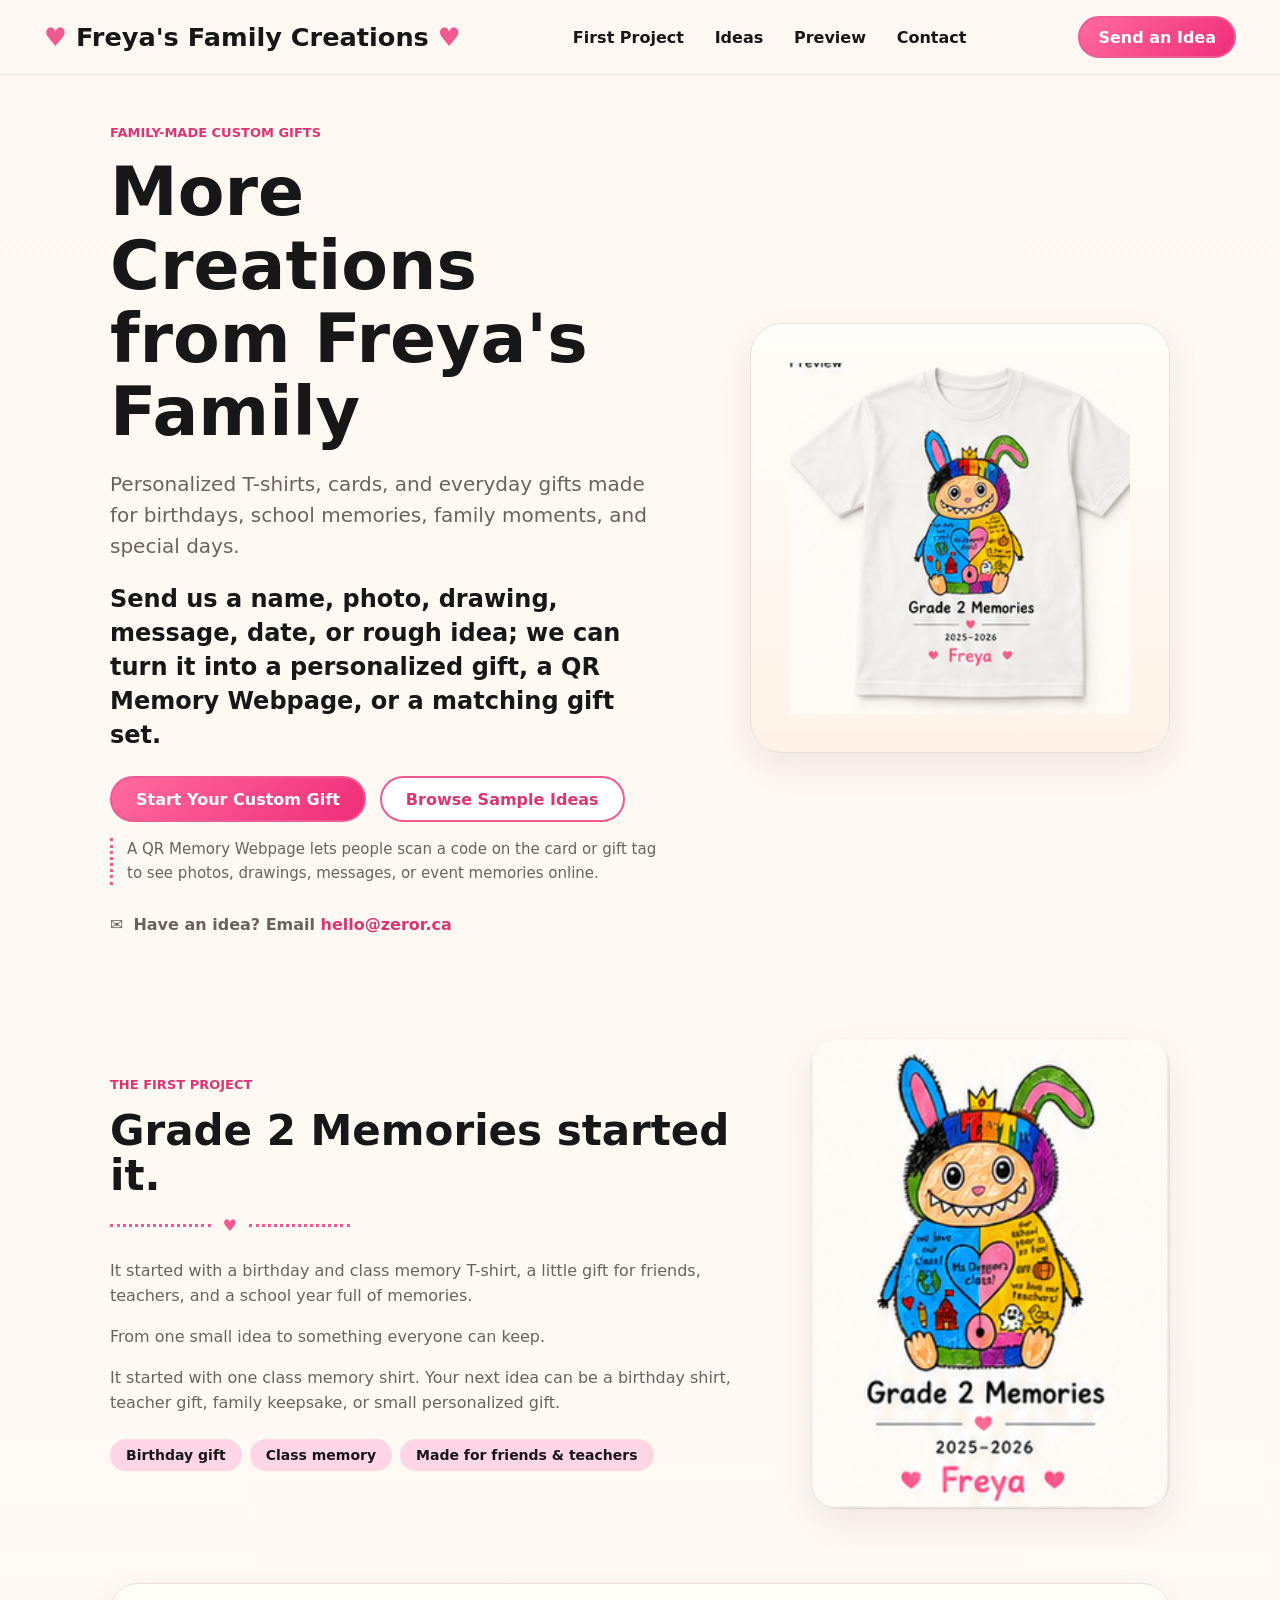
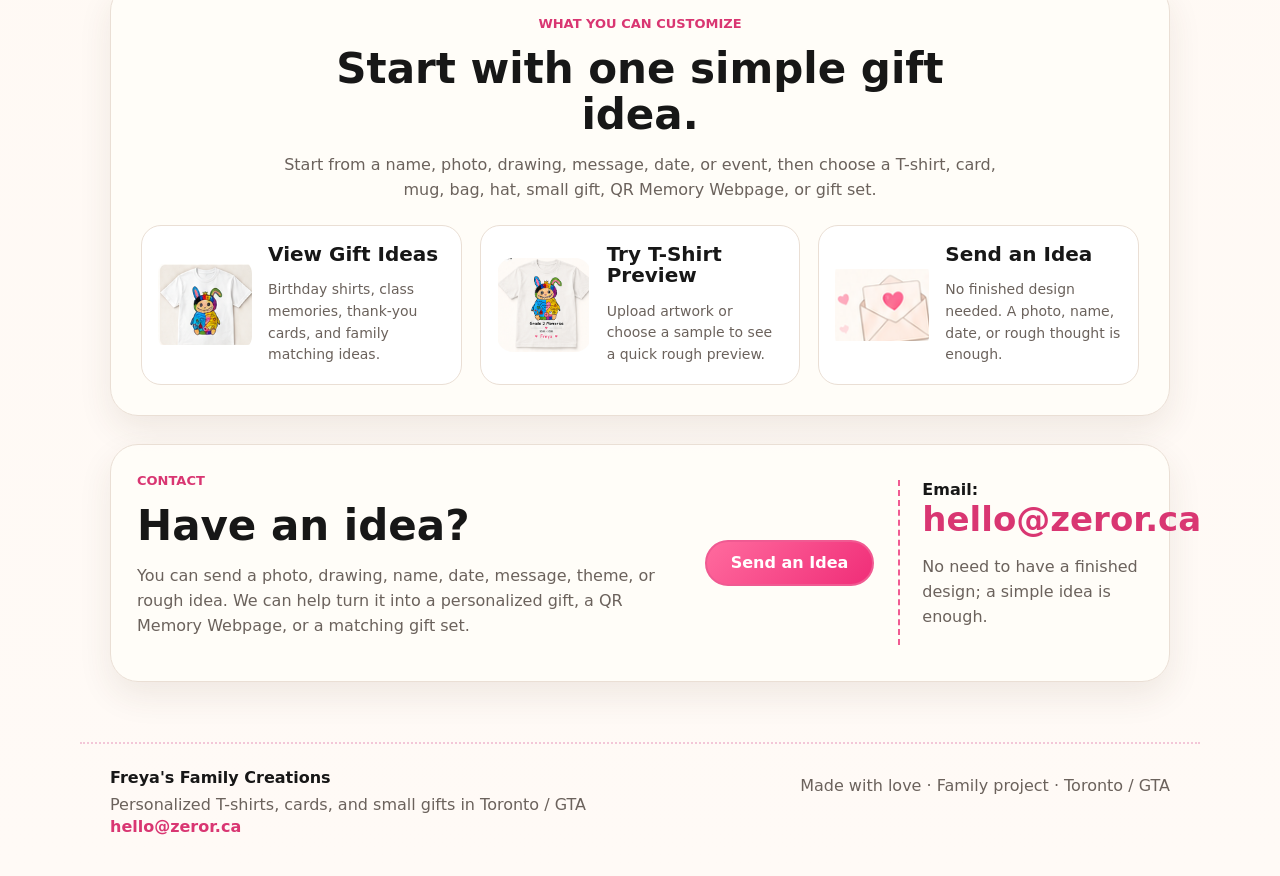
<file: index.html>
﻿<!doctype html>
<html lang="en">
  <head>
    <meta charset="utf-8" />
    <meta name="robots" content="noindex, nofollow" />
    <meta name="viewport" content="width=device-width, initial-scale=1" />
    <title>Family Creations — T-shirt Studio</title>
    <link rel="stylesheet" href="styles.css" />
  </head>
  <body>
    <header class="topbar">
      <a class="brand" href="index.html"><span></span>Freya's Family Creations<span></span></a>
      <nav class="nav" aria-label="Main navigation">
        <a href="#first-project">First Project</a>
        <a href="ideas.html">Ideas</a>
        <a href="preview.html">Preview</a>
        <a href="#contact">Contact</a>
      </nav>
      <a class="button primary small" href="mailto:hello@zeror.ca?subject=Custom%20Gift%20Idea&amp;body=Hi%2C%0A%0AI%20have%20an%20idea%20for%3A%0A-%20T-shirt%20%2F%20card%20%2F%20bag%20%2F%20mug%20%2F%20hat%20%2F%20gift%3A%0A-%20Name%20or%20text%3A%0A-%20Photo%20or%20drawing%3A%0A-%20Date%20or%20event%3A%0A-%20Quantity%3A%0A-%20Size%20or%20product%20details%3A%0A-%20Deadline%3A%0A-%20Do%20you%20want%20a%20QR%20Memory%20Webpage%3F%3A%0A-%20Do%20you%20want%20a%20matching%20gift%20set%3F%3A%0A-%20Notes%3A%0A%0AThank%20you!">Send an Idea</a>
    </header>

    <main>
      <section class="home-hero">
        <div class="hero-copy">
          <p class="eyebrow">Family-made custom gifts</p>
          <h1>More Creations<br />from Freya's Family</h1>
          <p class="lead">Personalized T-shirts, cards, and everyday gifts made for birthdays, school memories, family moments, and special days.</p>
          <p class="hero-direct">Send us a name, photo, drawing, message, date, or rough idea; we can turn it into a personalized gift, a QR Memory Webpage, or a matching gift set.</p>
          <div class="action-row">
            <a class="button primary" href="mailto:hello@zeror.ca?subject=Custom%20Gift%20Idea&amp;body=Hi%2C%0A%0AI%20have%20an%20idea%20for%3A%0A-%20T-shirt%20%2F%20card%20%2F%20bag%20%2F%20mug%20%2F%20hat%20%2F%20gift%3A%0A-%20Name%20or%20text%3A%0A-%20Photo%20or%20drawing%3A%0A-%20Date%20or%20event%3A%0A-%20Quantity%3A%0A-%20Size%20or%20product%20details%3A%0A-%20Deadline%3A%0A-%20Do%20you%20want%20a%20QR%20Memory%20Webpage%3F%3A%0A-%20Do%20you%20want%20a%20matching%20gift%20set%3F%3A%0A-%20Notes%3A%0A%0AThank%20you!">Start Your Custom Gift</a>
            <a class="button secondary" href="ideas.html#sample-ideas">Browse Sample Ideas</a>
          </div>
          <p class="hero-note">A QR Memory Webpage lets people scan a code on the card or gift tag to see photos, drawings, messages, or event memories online.</p>
          <p class="quiet-contact">Have an idea? Email <a href="mailto:hello@zeror.ca">hello@zeror.ca</a></p>
        </div>
        <div class="hero-product" aria-label="Featured Grade 2 Memories T-shirt">
          <img src="assets/ui-slices/preview-shirt.png" alt="Grade 2 Memories T-shirt preview" />
        </div>
      </section>

      <section class="first-project" id="first-project">
        <div class="story-copy">
          <p class="eyebrow">The First Project</p>
          <h2>Grade 2 Memories started it.</h2>
          <div class="divider"><span></span></div>
          <p>It started with a birthday and class memory T-shirt, a little gift for friends, teachers, and a school year full of memories.</p>
          <p>From one small idea to something everyone can keep.</p>
          <p>It started with one class memory shirt. Your next idea can be a birthday shirt, teacher gift, family keepsake, or small personalized gift.</p>
          <div class="pill-row small">
            <span>Birthday gift</span>
            <span>Class memory</span>
            <span>Made for friends & teachers</span>
          </div>
        </div>
        <img class="project-card" src="assets/ui-slices/first-project-card.png" alt="Grade 2 Memories project card" />
      </section>

      <section class="next-steps" aria-labelledby="next-title">
        <div class="section-intro centered">
          <p class="eyebrow">What You Can Customize</p>
          <h2 id="next-title">Start with one simple gift idea.</h2>
          <p>Start from a name, photo, drawing, message, date, or event, then choose a T-shirt, card, mug, bag, hat, small gift, QR Memory Webpage, or gift set.</p>
        </div>
        <div class="route-grid">
          <a class="route-card" href="ideas.html">
            <img src="assets/ui-slices/sample-class.png" alt="" />
            <div>
              <h3>View Gift Ideas</h3>
              <p>Birthday shirts, class memories, thank-you cards, and family matching ideas.</p>
            </div>
          </a>
          <a class="route-card" href="preview.html">
            <img src="assets/ui-slices/preview-shirt.png" alt="" />
            <div>
              <h3>Try T-Shirt Preview</h3>
              <p>Upload artwork or choose a sample to see a quick rough preview.</p>
            </div>
          </a>
          <a class="route-card" href="mailto:hello@zeror.ca?subject=Custom%20Gift%20Idea&amp;body=Hi%2C%0A%0AI%20have%20an%20idea%20for%3A%0A-%20T-shirt%20%2F%20card%20%2F%20bag%20%2F%20mug%20%2F%20hat%20%2F%20gift%3A%0A-%20Name%20or%20text%3A%0A-%20Photo%20or%20drawing%3A%0A-%20Date%20or%20event%3A%0A-%20Quantity%3A%0A-%20Size%20or%20product%20details%3A%0A-%20Deadline%3A%0A-%20Do%20you%20want%20a%20QR%20Memory%20Webpage%3F%3A%0A-%20Do%20you%20want%20a%20matching%20gift%20set%3F%3A%0A-%20Notes%3A%0A%0AThank%20you!">
            <img src="assets/ui-slices/contact-envelope.png" alt="" />
            <div>
              <h3>Send an Idea</h3>
              <p>No finished design needed. A photo, name, date, or rough thought is enough.</p>
            </div>
          </a>
        </div>
      </section>

      <section class="contact-strip" id="contact">
        <div>
          <p class="eyebrow">Contact</p>
          <h2>Have an idea?</h2>
          <p>You can send a photo, drawing, name, date, message, theme, or rough idea. We can help turn it into a personalized gift, a QR Memory Webpage, or a matching gift set.</p>
        </div>
        <a class="button primary" href="mailto:hello@zeror.ca?subject=Custom%20Gift%20Idea&amp;body=Hi%2C%0A%0AI%20have%20an%20idea%20for%3A%0A-%20T-shirt%20%2F%20card%20%2F%20bag%20%2F%20mug%20%2F%20hat%20%2F%20gift%3A%0A-%20Name%20or%20text%3A%0A-%20Photo%20or%20drawing%3A%0A-%20Date%20or%20event%3A%0A-%20Quantity%3A%0A-%20Size%20or%20product%20details%3A%0A-%20Deadline%3A%0A-%20Do%20you%20want%20a%20QR%20Memory%20Webpage%3F%3A%0A-%20Do%20you%20want%20a%20matching%20gift%20set%3F%3A%0A-%20Notes%3A%0A%0AThank%20you!">Send an Idea</a>
        <div class="email-block">
          <span>Email:</span>
          <a href="mailto:hello@zeror.ca">hello@zeror.ca</a>
          <p>No need to have a finished design; a simple idea is enough.</p>
        </div>
      </section>
    </main>

    <footer>
      <div>
        <b>Freya's Family Creations</b>
        <p>Personalized T-shirts, cards, and small gifts in Toronto / GTA</p>
        <a href="mailto:hello@zeror.ca">hello@zeror.ca</a>
      </div>
      <p>Made with love &middot; Family project &middot; Toronto / GTA</p>
    </footer>
  </body>
</html>
</file>
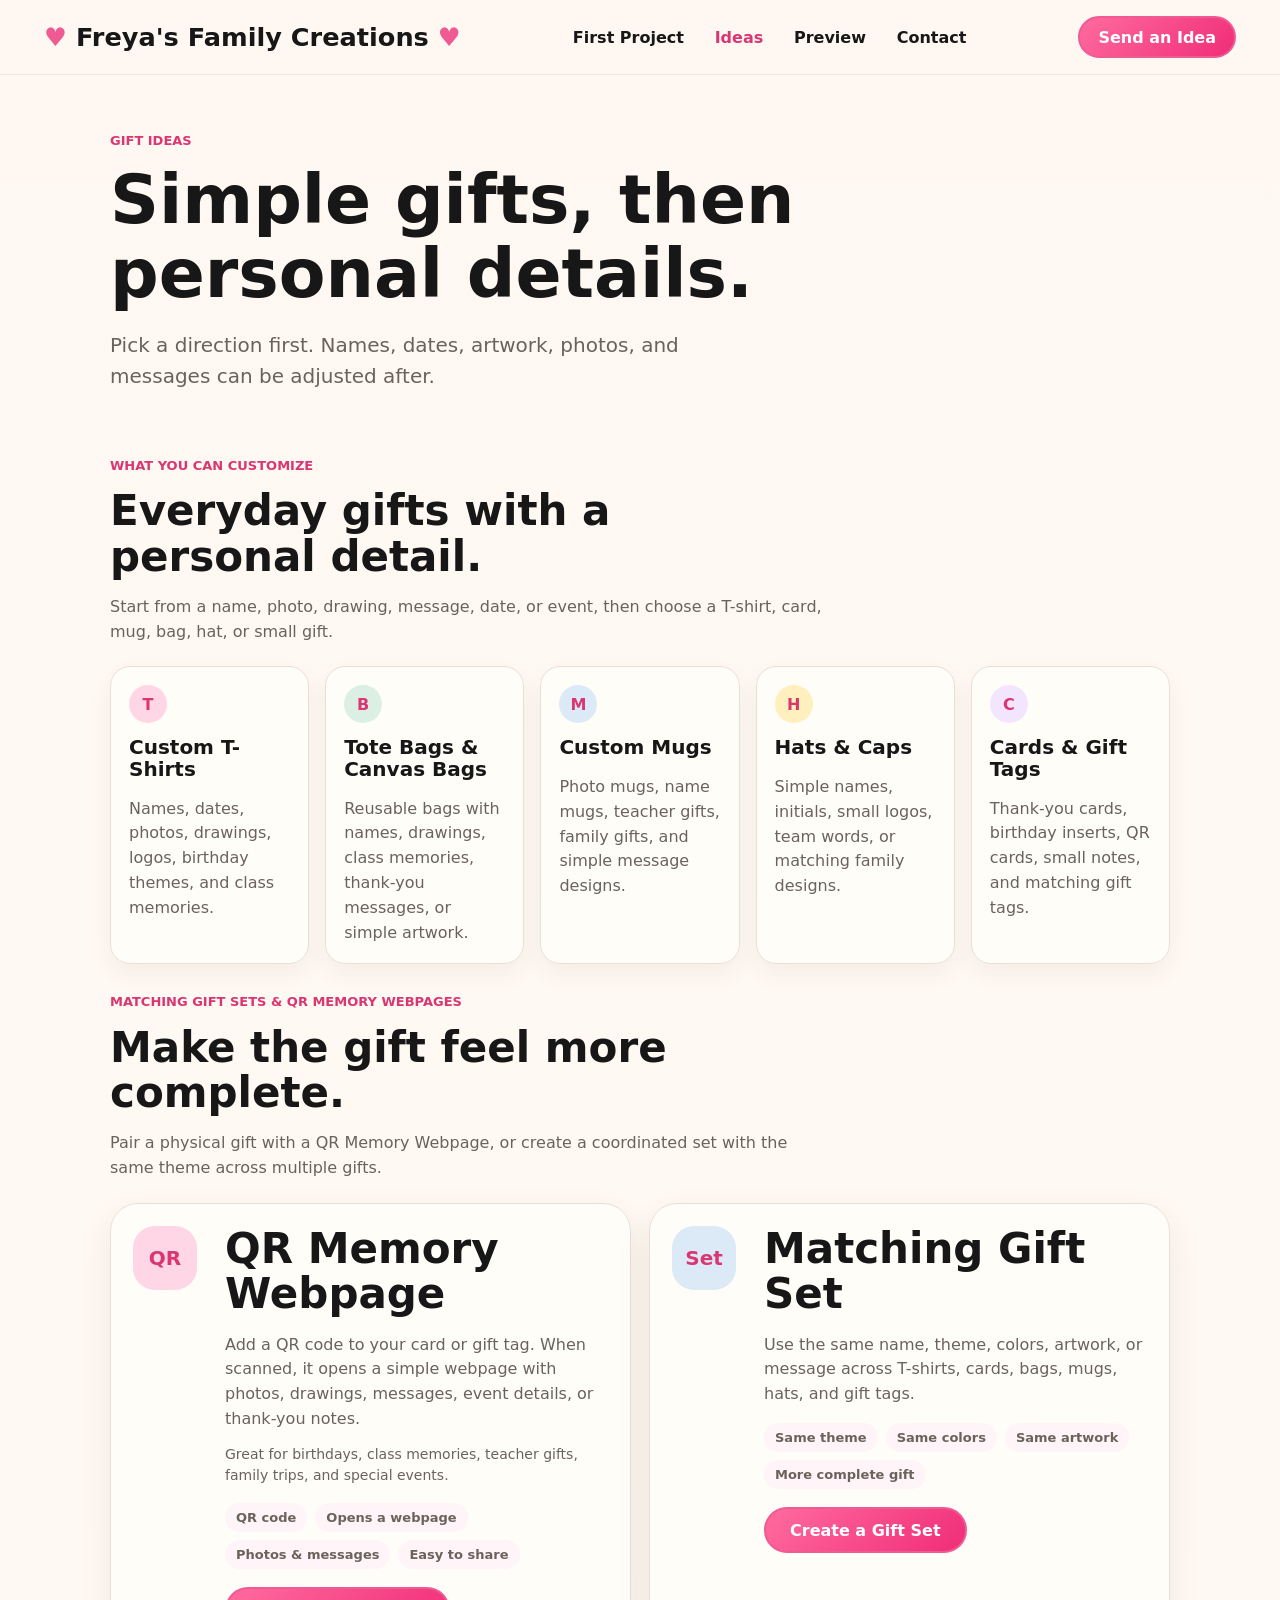
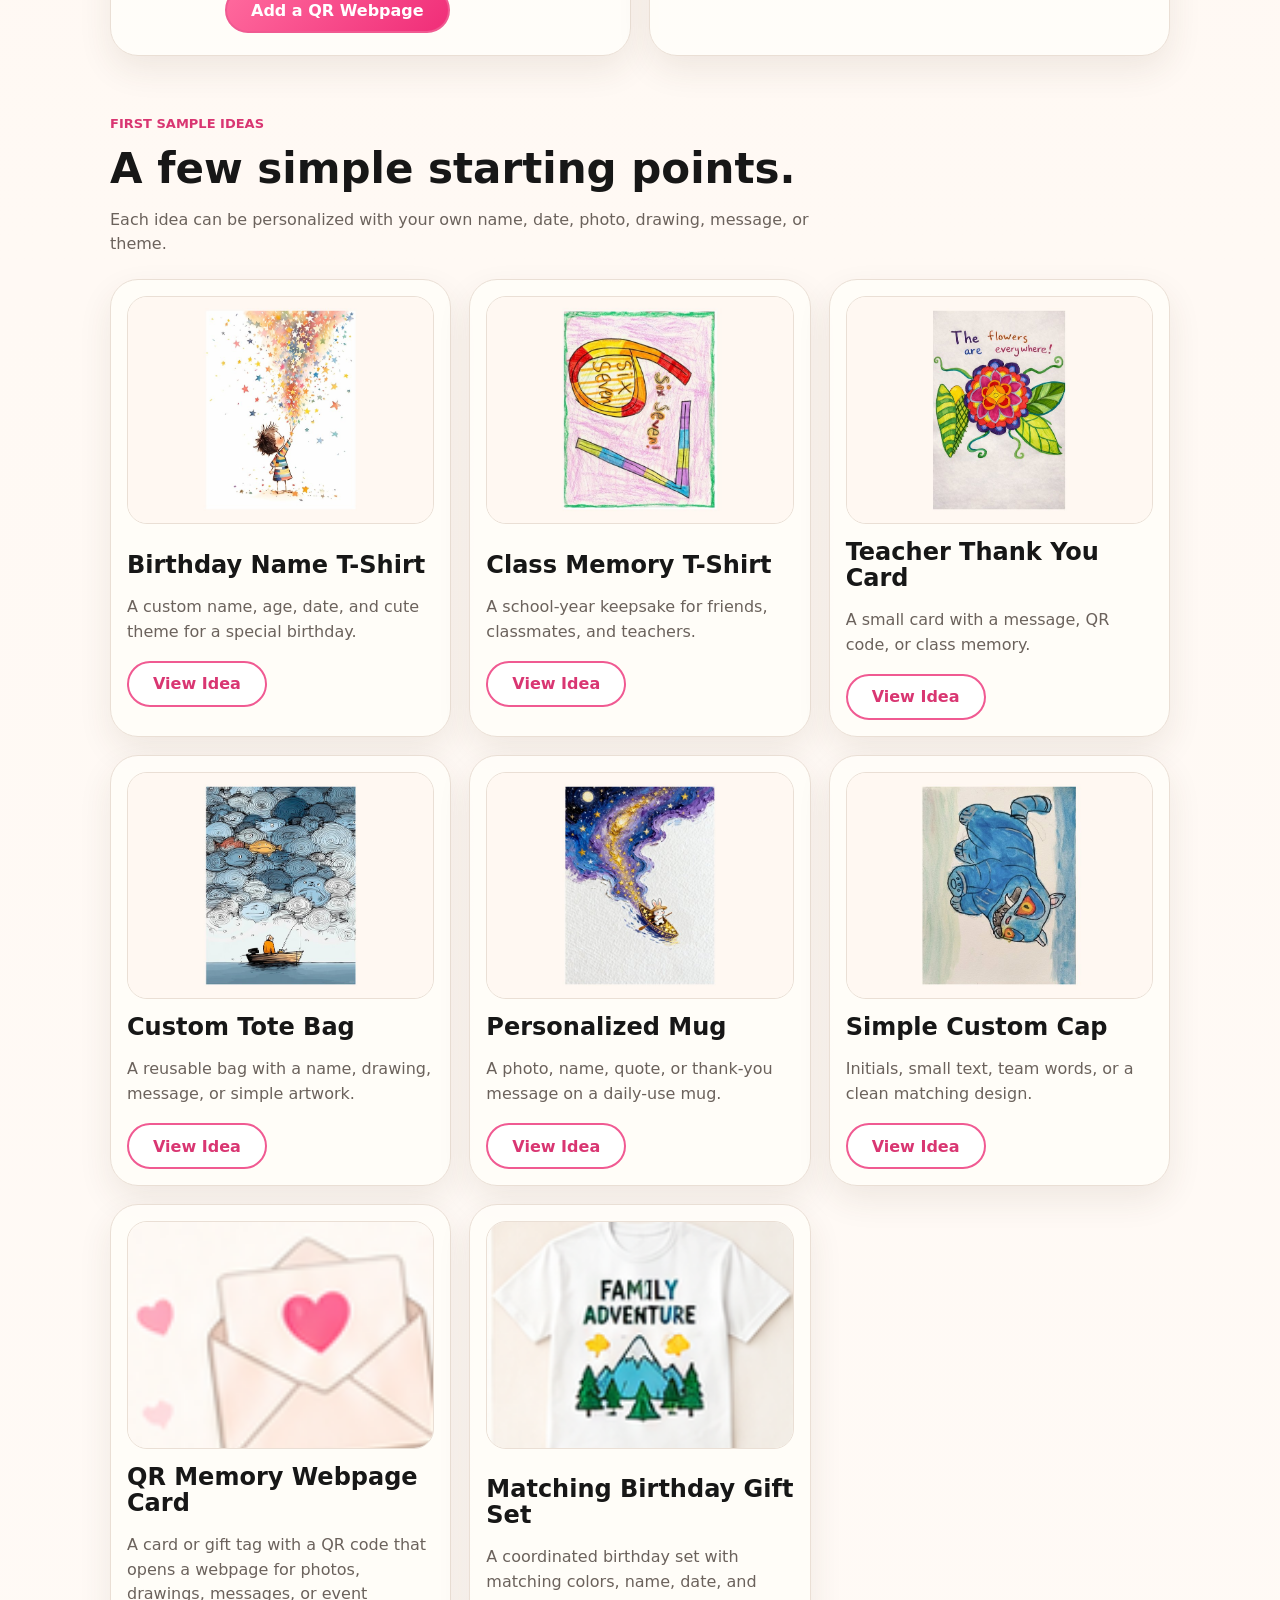
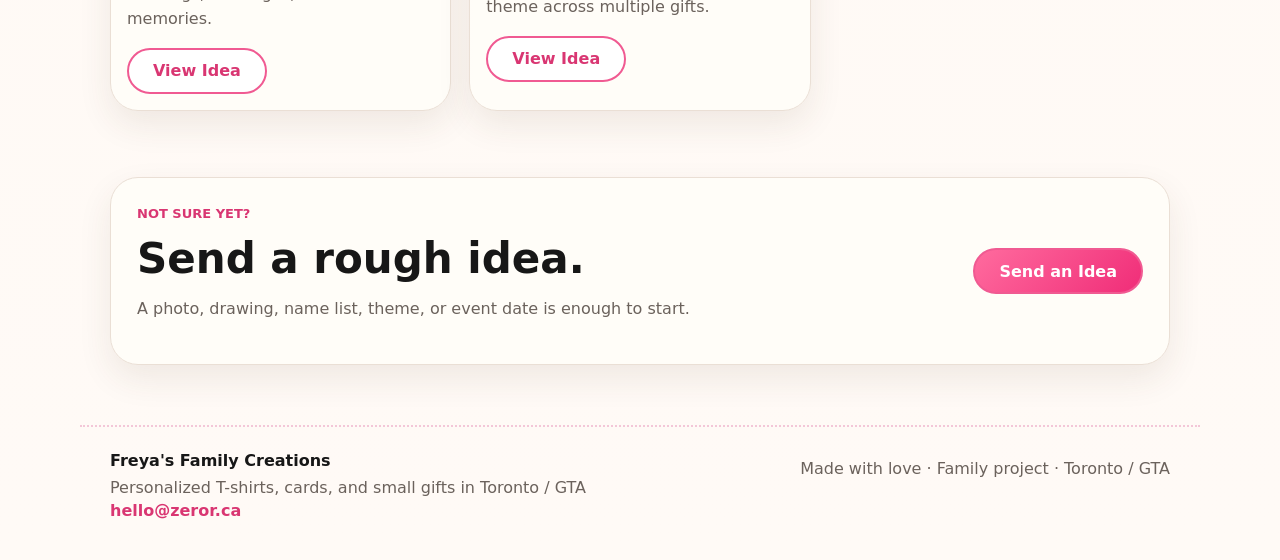
<file: ideas.html>
﻿<!doctype html>
<html lang="en">
  <head>
    <meta charset="utf-8" />
    <meta name="robots" content="noindex, nofollow" />
    <meta name="viewport" content="width=device-width, initial-scale=1" />
    <title>Gift Ideas | T-shirt Studio</title>
    <link rel="stylesheet" href="styles.css" />
  </head>
  <body>
    <header class="topbar">
      <a class="brand" href="index.html"><span></span>Freya's Family Creations<span></span></a>
      <nav class="nav" aria-label="Main navigation">
        <a href="index.html#first-project">First Project</a>
        <a href="ideas.html" aria-current="page">Ideas</a>
        <a href="preview.html">Preview</a>
        <a href="index.html#contact">Contact</a>
      </nav>
      <a class="button primary small" href="mailto:hello@zeror.ca?subject=Custom%20Gift%20Idea&amp;body=Hi%2C%0A%0AI%20have%20an%20idea%20for%3A%0A-%20T-shirt%20%2F%20card%20%2F%20bag%20%2F%20mug%20%2F%20hat%20%2F%20gift%3A%0A-%20Name%20or%20text%3A%0A-%20Photo%20or%20drawing%3A%0A-%20Date%20or%20event%3A%0A-%20Quantity%3A%0A-%20Size%20or%20product%20details%3A%0A-%20Deadline%3A%0A-%20Do%20you%20want%20a%20QR%20Memory%20Webpage%3F%3A%0A-%20Do%20you%20want%20a%20matching%20gift%20set%3F%3A%0A-%20Notes%3A%0A%0AThank%20you!">Send an Idea</a>
    </header>

    <main>
      <section class="page-hero narrow">
        <p class="eyebrow">Gift ideas</p>
        <h1>Simple gifts, then personal details.</h1>
        <p class="lead">Pick a direction first. Names, dates, artwork, photos, and messages can be adjusted after.</p>
      </section>

      <section class="make-section" aria-labelledby="make-title">
        <div class="section-intro">
          <p class="eyebrow">What You Can Customize</p>
          <h2 id="make-title">Everyday gifts with a personal detail.</h2>
          <p>Start from a name, photo, drawing, message, date, or event, then choose a T-shirt, card, mug, bag, hat, or small gift.</p>
        </div>
        <div class="make-grid">
          <article class="make-card">
            <span class="make-icon">T</span>
            <h3>Custom T-Shirts</h3>
            <p>Names, dates, photos, drawings, logos, birthday themes, and class memories.</p>
          </article>
          <article class="make-card">
            <span class="make-icon">B</span>
            <h3>Tote Bags &amp; Canvas Bags</h3>
            <p>Reusable bags with names, drawings, class memories, thank-you messages, or simple artwork.</p>
          </article>
          <article class="make-card">
            <span class="make-icon">M</span>
            <h3>Custom Mugs</h3>
            <p>Photo mugs, name mugs, teacher gifts, family gifts, and simple message designs.</p>
          </article>
          <article class="make-card">
            <span class="make-icon">H</span>
            <h3>Hats &amp; Caps</h3>
            <p>Simple names, initials, small logos, team words, or matching family designs.</p>
          </article>
          <article class="make-card">
            <span class="make-icon">C</span>
            <h3>Cards &amp; Gift Tags</h3>
            <p>Thank-you cards, birthday inserts, QR cards, small notes, and matching gift tags.</p>
          </article>
        </div>
      </section>

      <section class="addon-section" aria-labelledby="addon-title">
        <div class="section-intro">
          <p class="eyebrow">Matching Gift Sets &amp; QR Memory Webpages</p>
          <h2 id="addon-title">Make the gift feel more complete.</h2>
          <p>Pair a physical gift with a QR Memory Webpage, or create a coordinated set with the same theme across multiple gifts.</p>
        </div>
        <div class="addon-grid">
          <article class="addon-card">
            <div class="addon-mark">QR</div>
            <div>
              <h2>QR Memory Webpage</h2>
              <p>Add a QR code to your card or gift tag. When scanned, it opens a simple webpage with photos, drawings, messages, event details, or thank-you notes.</p>
              <p class="helper-line">Great for birthdays, class memories, teacher gifts, family trips, and special events.</p>
              <div class="tag-row">
                <span>QR code</span>
                <span>Opens a webpage</span>
                <span>Photos &amp; messages</span>
                <span>Easy to share</span>
              </div>
              <a class="button primary" href="mailto:hello@zeror.ca?subject=Custom%20Gift%20Idea&amp;body=Hi%2C%0A%0AI%20have%20an%20idea%20for%3A%0A-%20T-shirt%20%2F%20card%20%2F%20bag%20%2F%20mug%20%2F%20hat%20%2F%20gift%3A%0A-%20Name%20or%20text%3A%0A-%20Photo%20or%20drawing%3A%0A-%20Date%20or%20event%3A%0A-%20Quantity%3A%0A-%20Size%20or%20product%20details%3A%0A-%20Deadline%3A%0A-%20Do%20you%20want%20a%20QR%20Memory%20Webpage%3F%3A%0A-%20Do%20you%20want%20a%20matching%20gift%20set%3F%3A%0A-%20Notes%3A%0A%0AThank%20you!">Add a QR Webpage</a>
            </div>
          </article>
          <article class="addon-card">
            <div class="addon-mark">Set</div>
            <div>
              <h2>Matching Gift Set</h2>
              <p>Use the same name, theme, colors, artwork, or message across T-shirts, cards, bags, mugs, hats, and gift tags.</p>
              <div class="tag-row">
                <span>Same theme</span>
                <span>Same colors</span>
                <span>Same artwork</span>
                <span>More complete gift</span>
              </div>
              <a class="button primary" href="mailto:hello@zeror.ca?subject=Custom%20Gift%20Idea&amp;body=Hi%2C%0A%0AI%20have%20an%20idea%20for%3A%0A-%20T-shirt%20%2F%20card%20%2F%20bag%20%2F%20mug%20%2F%20hat%20%2F%20gift%3A%0A-%20Name%20or%20text%3A%0A-%20Photo%20or%20drawing%3A%0A-%20Date%20or%20event%3A%0A-%20Quantity%3A%0A-%20Size%20or%20product%20details%3A%0A-%20Deadline%3A%0A-%20Do%20you%20want%20a%20QR%20Memory%20Webpage%3F%3A%0A-%20Do%20you%20want%20a%20matching%20gift%20set%3F%3A%0A-%20Notes%3A%0A%0AThank%20you!">Create a Gift Set</a>
            </div>
          </article>
        </div>
      </section>

      <section class="sample-section" id="sample-ideas" aria-labelledby="sample-title">
        <div class="section-intro">
          <p class="eyebrow">First Sample Ideas</p>
          <h2 id="sample-title">A few simple starting points.</h2>
          <p>Each idea can be personalized with your own name, date, photo, drawing, message, or theme.</p>
        </div>
        <div class="idea-template-grid">
          <article class="template-card">
            <img class="template-image" src="assets/sample-ideas/birthday-name-shirt.jpg" alt="Birthday T-shirt sample artwork" />
            <div>
              <h2>Birthday Name T-Shirt</h2>
              <p>A custom name, age, date, and cute theme for a special birthday.</p>
              <a class="button secondary" href="preview.html?sample=birthday">View Idea</a>
            </div>
          </article>
          <article class="template-card">
            <img class="template-image" src="assets/sample-ideas/class-memory-shirt.jpg" alt="Class memory T-shirt sample artwork" />
            <div>
              <h2>Class Memory T-Shirt</h2>
              <p>A school-year keepsake for friends, classmates, and teachers.</p>
              <a class="button secondary" href="preview.html?sample=class">View Idea</a>
            </div>
          </article>
          <article class="template-card">
            <img class="template-image" src="assets/sample-ideas/teacher-thank-you-card.jpg" alt="Teacher thank-you card sample artwork" />
            <div>
              <h2>Teacher Thank You Card</h2>
              <p>A small card with a message, QR code, or class memory.</p>
              <a class="button secondary" href="preview.html?sample=teacher">View Idea</a>
            </div>
          </article>
          <article class="template-card">
            <img class="template-image" src="assets/sample-ideas/custom-tote-bag.jpg" alt="Custom tote bag sample artwork" />
            <div>
              <h2>Custom Tote Bag</h2>
              <p>A reusable bag with a name, drawing, message, or simple artwork.</p>
              <a class="button secondary" href="index.html#contact">View Idea</a>
            </div>
          </article>
          <article class="template-card">
            <img class="template-image" src="assets/sample-ideas/personalized-mug.jpg" alt="Personalized mug sample artwork" />
            <div>
              <h2>Personalized Mug</h2>
              <p>A photo, name, quote, or thank-you message on a daily-use mug.</p>
              <a class="button secondary" href="index.html#contact">View Idea</a>
            </div>
          </article>
          <article class="template-card">
            <img class="template-image" src="assets/sample-ideas/simple-custom-cap.jpg" alt="Simple custom cap sample artwork" />
            <div>
              <h2>Simple Custom Cap</h2>
              <p>Initials, small text, team words, or a clean matching design.</p>
              <a class="button secondary" href="index.html#contact">View Idea</a>
            </div>
          </article>
          <article class="template-card">
            <img class="template-image" src="assets/ui-slices/contact-envelope.png" alt="QR memory webpage card sample" />
            <div>
              <h2>QR Memory Webpage Card</h2>
              <p>A card or gift tag with a QR code that opens a webpage for photos, drawings, messages, or event memories.</p>
              <a class="button secondary" href="index.html#contact">View Idea</a>
            </div>
          </article>
          <article class="template-card">
            <img class="template-image" src="assets/ui-slices/sample-family.png" alt="Matching birthday gift set sample" />
            <div>
              <h2>Matching Birthday Gift Set</h2>
              <p>A coordinated birthday set with matching colors, name, date, and theme across multiple gifts.</p>
              <a class="button secondary" href="index.html#contact">View Idea</a>
            </div>
          </article>
        </div>
      </section>

      <section class="contact-strip compact">
        <div>
          <p class="eyebrow">Not sure yet?</p>
          <h2>Send a rough idea.</h2>
          <p>A photo, drawing, name list, theme, or event date is enough to start.</p>
        </div>
        <a class="button primary" href="mailto:hello@zeror.ca?subject=Custom%20Gift%20Idea&amp;body=Hi%2C%0A%0AI%20have%20an%20idea%20for%3A%0A-%20T-shirt%20%2F%20card%20%2F%20bag%20%2F%20mug%20%2F%20hat%20%2F%20gift%3A%0A-%20Name%20or%20text%3A%0A-%20Photo%20or%20drawing%3A%0A-%20Date%20or%20event%3A%0A-%20Quantity%3A%0A-%20Size%20or%20product%20details%3A%0A-%20Deadline%3A%0A-%20Do%20you%20want%20a%20QR%20Memory%20Webpage%3F%3A%0A-%20Do%20you%20want%20a%20matching%20gift%20set%3F%3A%0A-%20Notes%3A%0A%0AThank%20you!">Send an Idea</a>
      </section>
    </main>

    <footer>
      <div>
        <b>Freya's Family Creations</b>
        <p>Personalized T-shirts, cards, and small gifts in Toronto / GTA</p>
        <a href="mailto:hello@zeror.ca">hello@zeror.ca</a>
      </div>
      <p>Made with love &middot; Family project &middot; Toronto / GTA</p>
    </footer>
  </body>
</html>
</file>
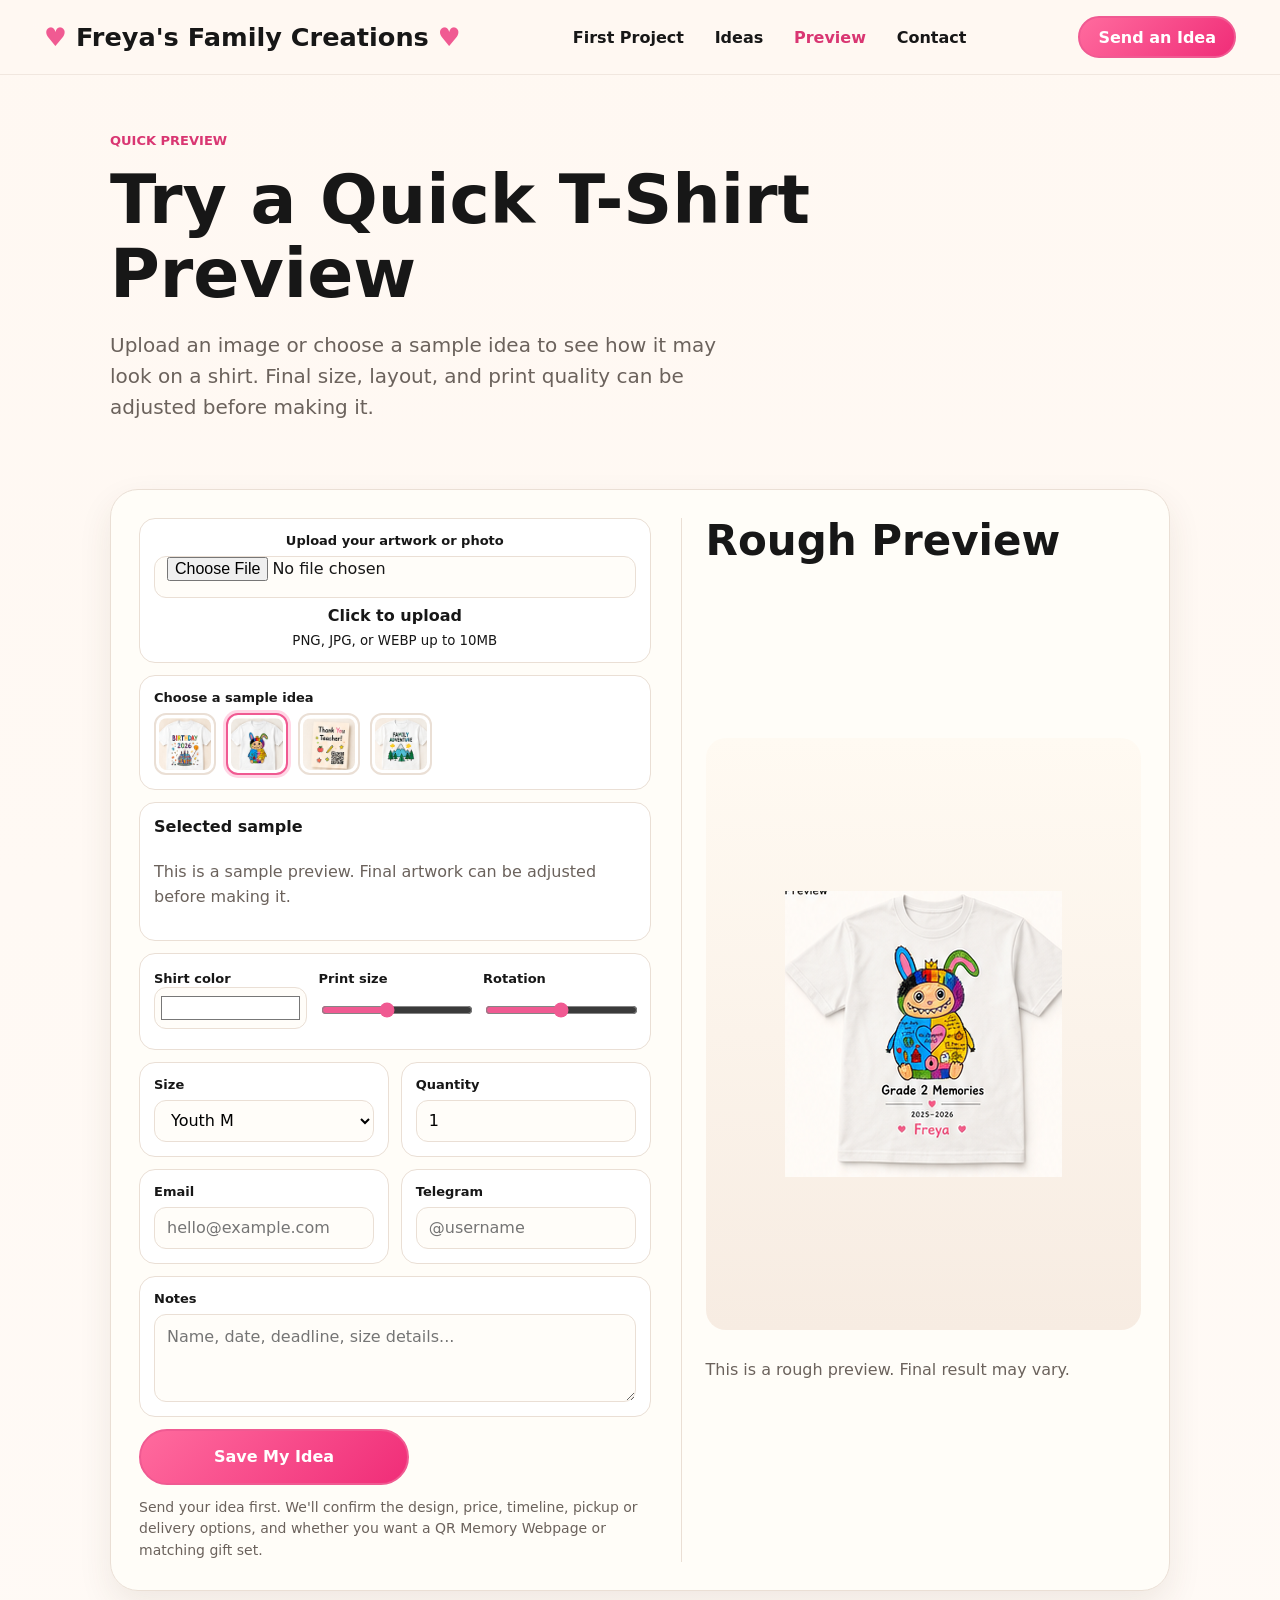
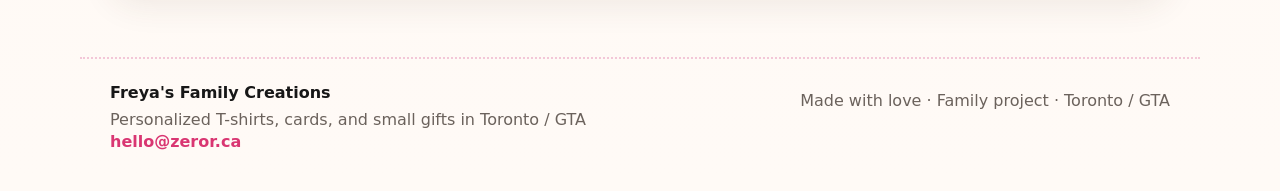
<file: preview.html>
﻿<!doctype html>
<html lang="en">
  <head>
    <meta charset="utf-8" />
    <meta name="robots" content="noindex, nofollow" />
    <meta name="viewport" content="width=device-width, initial-scale=1" />
    <title>T-Shirt Preview | T-shirt Studio</title>
    <link rel="stylesheet" href="styles.css" />
  </head>
  <body>
    <header class="topbar">
      <a class="brand" href="index.html"><span></span>Freya's Family Creations<span></span></a>
      <nav class="nav" aria-label="Main navigation">
        <a href="index.html#first-project">First Project</a>
        <a href="ideas.html">Ideas</a>
        <a href="preview.html" aria-current="page">Preview</a>
        <a href="index.html#contact">Contact</a>
      </nav>
      <a class="button primary small" href="mailto:hello@zeror.ca?subject=Custom%20Gift%20Idea&amp;body=Hi%2C%0A%0AI%20have%20an%20idea%20for%3A%0A-%20T-shirt%20%2F%20card%20%2F%20bag%20%2F%20mug%20%2F%20hat%20%2F%20gift%3A%0A-%20Name%20or%20text%3A%0A-%20Photo%20or%20drawing%3A%0A-%20Date%20or%20event%3A%0A-%20Quantity%3A%0A-%20Size%20or%20product%20details%3A%0A-%20Deadline%3A%0A-%20Do%20you%20want%20a%20QR%20Memory%20Webpage%3F%3A%0A-%20Do%20you%20want%20a%20matching%20gift%20set%3F%3A%0A-%20Notes%3A%0A%0AThank%20you!">Send an Idea</a>
    </header>

    <main>
      <section class="page-hero narrow">
        <p class="eyebrow">Quick preview</p>
        <h1>Try a Quick T-Shirt Preview</h1>
        <p class="lead">Upload an image or choose a sample idea to see how it may look on a shirt. Final size, layout, and print quality can be adjusted before making it.</p>
      </section>

      <section class="preview-page">
        <form class="preview-form" id="requestForm">
          <label class="upload-box">
            <span>Upload your artwork or photo</span>
            <input id="artUpload" type="file" accept="image/png,image/jpeg,image/webp" />
            <strong>Click to upload</strong>
            <small>PNG, JPG, or WEBP up to 10MB</small>
          </label>

          <div class="form-card">
            <span>Choose a sample idea</span>
            <div class="sample-picker" id="samplePicker"></div>
          </div>

          <div class="quality" id="qualityBox">
            <strong>Artwork check</strong>
            <p>Choose a sample or upload an image. For a 10 inch print, 3000px wide is ideal.</p>
          </div>

          <div class="compact-controls">
            <label><span>Shirt color</span><input id="shirtColor" type="color" value="#ffffff" /></label>
            <label><span>Print size</span><input id="scaleRange" type="range" min="70" max="140" value="100" /></label>
            <label><span>Rotation</span><input id="rotateRange" type="range" min="-25" max="25" value="0" /></label>
          </div>

          <div class="form-row">
            <label><span>Size</span><select id="shirtSize"><option>Youth S</option><option selected>Youth M</option><option>Youth L</option><option>Adult S</option><option>Adult M</option><option>Adult L</option></select></label>
            <label><span>Quantity</span><input id="quantity" type="number" min="1" value="1" /></label>
          </div>

          <div class="form-row">
            <label><span>Email</span><input id="email" type="email" placeholder="hello@example.com" /></label>
            <label><span>Telegram</span><input id="telegram" type="text" placeholder="@username" /></label>
          </div>

          <label><span>Notes</span><textarea id="notes" rows="3" placeholder="Name, date, deadline, size details..."></textarea></label>
          <button class="button primary submit" type="submit">Save My Idea</button>
          <p class="request-note">Send your idea first. We'll confirm the design, price, timeline, pickup or delivery options, and whether you want a QR Memory Webpage or matching gift set.</p>
        </form>

        <aside class="preview-card">
          <h2>Rough Preview</h2>
          <div class="preview-window" id="previewWindow">
            <img id="previewImage" src="assets/ui-slices/preview-shirt.png" alt="T-shirt preview" />
          </div>
          <p>This is a rough preview. Final result may vary.</p>
        </aside>
      </section>
    </main>

    <footer>
      <div>
        <b>Freya's Family Creations</b>
        <p>Personalized T-shirts, cards, and small gifts in Toronto / GTA</p>
        <a href="mailto:hello@zeror.ca">hello@zeror.ca</a>
      </div>
      <p>Made with love &middot; Family project &middot; Toronto / GTA</p>
    </footer>

    <script src="app.js"></script>
  </body>
</html>
</file>
<file: styles.css>
:root {
  color-scheme: light;
  --bg: #fff8f2;
  --card: #fffdf9;
  --pink: #f05a92;
  --pink-dark: #d93672;
  --pink-soft: #ffd6e5;
  --text: #171717;
  --muted: #6b625c;
  --line: #eadfd5;
  --pink-line: #f3c7d8;
  --shadow: 0 14px 34px rgba(80, 50, 30, 0.09);
}

* {
  box-sizing: border-box;
}

html {
  scroll-behavior: smooth;
}

body {
  margin: 0;
  min-width: 320px;
  background: linear-gradient(180deg, #fff8f2 0%, #fffaf6 100%);
  color: var(--text);
  font-family: "Trebuchet MS", "Segoe UI", ui-sans-serif, system-ui, sans-serif;
}

a {
  color: inherit;
  text-decoration: none;
}

button,
input,
select,
textarea {
  font: inherit;
}

.topbar {
  position: sticky;
  top: 0;
  z-index: 10;
  display: flex;
  align-items: center;
  justify-content: space-between;
  gap: 24px;
  padding: 16px clamp(20px, 4vw, 44px);
  background: rgba(255, 248, 242, 0.92);
  border-bottom: 1px solid rgba(234, 223, 213, 0.65);
  backdrop-filter: blur(16px);
}

.brand {
  display: inline-flex;
  align-items: center;
  gap: 9px;
  font-size: clamp(19px, 2vw, 27px);
  font-weight: 900;
}

.brand,
h1,
h2,
h3,
.eyebrow {
  font-family: "Comic Sans MS", "Trebuchet MS", ui-sans-serif, system-ui, sans-serif;
}

.brand span::before,
.divider span::before {
  content: "\2665";
  color: var(--pink);
}

.nav {
  display: flex;
  gap: clamp(14px, 2.4vw, 34px);
  font-weight: 900;
}

.nav a[aria-current="page"] {
  color: var(--pink-dark);
}

.button {
  display: inline-flex;
  align-items: center;
  justify-content: center;
  min-height: 46px;
  padding: 0 24px;
  border: 2px solid var(--pink);
  border-radius: 999px;
  background: #fff;
  color: var(--pink-dark);
  font-weight: 900;
  cursor: pointer;
}

.button.primary {
  background: linear-gradient(135deg, #ff6b9e, #f02d78);
  color: #fff;
}

.button.small {
  min-height: 42px;
  padding-inline: 18px;
}

main {
  max-width: 1120px;
  margin: 0 auto;
  padding: 0 clamp(16px, 3vw, 30px) 36px;
}

h1,
h2,
h3,
p {
  overflow-wrap: anywhere;
}

h1,
h2,
h3 {
  margin: 0;
  letter-spacing: 0;
  line-height: 1.08;
}

h1 {
  font-size: clamp(42px, 6vw, 68px);
}

h2 {
  font-size: clamp(28px, 4vw, 42px);
}

h3 {
  font-size: 20px;
}

p {
  color: var(--muted);
  line-height: 1.55;
}

.eyebrow {
  margin: 0 0 12px;
  color: var(--pink-dark);
  font-size: 13px;
  font-weight: 900;
  text-transform: uppercase;
}

.lead {
  max-width: 620px;
  font-size: 20px;
}

.hero-direct {
  max-width: 650px;
  margin: 20px 0 0;
  color: var(--text);
  font-size: clamp(18px, 2.1vw, 24px);
  font-weight: 900;
  line-height: 1.42;
}

.hero-note {
  max-width: 620px;
  margin: 16px 0 0;
  padding-left: 14px;
  border-left: 3px dotted var(--pink);
  font-size: 15px;
}

.home-hero {
  display: grid;
  grid-template-columns: minmax(0, 1fr) minmax(320px, 420px);
  gap: clamp(34px, 6vw, 84px);
  align-items: center;
  min-height: clamp(540px, 72vh, 680px);
  padding: 48px 0 38px;
}

.project-card {
  width: 100%;
  border-radius: 28px;
  box-shadow: var(--shadow);
}

.hero-product {
  display: grid;
  min-height: 430px;
  place-items: center;
  border: 1px solid var(--line);
  border-radius: 32px;
  background: linear-gradient(180deg, #fffdf9, #fff3e8);
  box-shadow: var(--shadow);
}

.hero-product img {
  width: min(82%, 340px);
  max-height: 390px;
  object-fit: contain;
}

.pill-row,
.action-row {
  display: flex;
  flex-wrap: wrap;
  gap: 14px;
  margin-top: 24px;
}

.pill-row span {
  padding: 8px 16px;
  border-radius: 999px;
  background: var(--pink-soft);
  font-weight: 900;
}

.pill-row.small {
  gap: 8px;
}

.pill-row.small span {
  font-size: 14px;
}

.quiet-contact {
  margin-top: 28px;
  font-weight: 900;
}

.quiet-contact::before {
  content: "\2709";
  margin-right: 10px;
}

.quiet-contact a,
.email-block a,
footer a {
  color: var(--pink-dark);
  font-weight: 900;
}

.first-project {
  display: grid;
  grid-template-columns: minmax(0, 1fr) minmax(260px, 360px);
  gap: clamp(28px, 6vw, 70px);
  align-items: center;
  padding: 46px 0 54px;
}

.divider {
  display: flex;
  align-items: center;
  width: min(240px, 100%);
  margin: 18px 0 24px;
}

.divider::before,
.divider::after {
  content: "";
  flex: 1;
  border-top: 3px dotted var(--pink);
}

.divider span {
  margin: 0 12px;
}

.next-steps,
.contact-strip,
.idea-large,
.template-card,
.preview-page {
  border: 1px solid var(--line);
  border-radius: 28px;
  background: rgba(255, 253, 249, 0.94);
  box-shadow: var(--shadow);
}

.next-steps {
  padding: 30px;
  margin: 20px 0 28px;
}

.centered {
  max-width: 720px;
  margin: 0 auto 24px;
  text-align: center;
}

.section-intro {
  max-width: 720px;
  margin-bottom: 22px;
}

.route-grid {
  display: grid;
  grid-template-columns: repeat(3, minmax(0, 1fr));
  gap: 18px;
}

.route-card {
  display: grid;
  grid-template-columns: 94px 1fr;
  gap: 16px;
  align-items: center;
  min-height: 160px;
  padding: 16px;
  border: 1px solid var(--line);
  border-radius: 20px;
  background: #fff;
}

.route-card img {
  width: 94px;
  height: 94px;
  object-fit: contain;
  border-radius: 16px;
}

.route-card p {
  margin-bottom: 0;
  font-size: 14px;
}

.contact-strip {
  display: grid;
  grid-template-columns: 1fr auto minmax(220px, 0.45fr);
  gap: 24px;
  align-items: center;
  margin: 24px 0;
  padding: 26px;
}

.contact-strip.compact {
  grid-template-columns: 1fr auto;
}

.email-block {
  padding-left: 22px;
  border-left: 2px dashed var(--pink);
}

.email-block span {
  display: block;
  font-weight: 900;
}

.email-block a {
  display: block;
  font-size: clamp(24px, 3vw, 34px);
}

.page-hero {
  padding: 56px 0 28px;
}

.page-hero.narrow {
  max-width: 760px;
}

.idea-page-grid {
  display: grid;
  gap: 18px;
  margin: 20px 0 30px;
}

.make-section,
.addon-section,
.sample-section {
  padding: 16px 0 12px;
}

.make-grid {
  display: grid;
  grid-template-columns: repeat(5, minmax(0, 1fr));
  gap: 16px;
}

.make-card {
  padding: 18px;
  border: 1px solid var(--line);
  border-radius: 20px;
  background: rgba(255, 253, 249, 0.96);
  box-shadow: 0 10px 24px rgba(80, 50, 30, 0.06);
}

.make-icon {
  display: inline-grid;
  width: 38px;
  height: 38px;
  margin-bottom: 14px;
  place-items: center;
  border-radius: 999px;
  background: var(--pink-soft);
  color: var(--pink-dark);
  font-weight: 900;
}

.make-card:nth-child(2) .make-icon {
  background: #dcefe4;
}

.make-card:nth-child(3) .make-icon {
  background: #dceaf7;
}

.make-card:nth-child(4) .make-icon {
  background: #fff0bd;
}

.make-card:nth-child(5) .make-icon {
  background: #f4e5ff;
}

.make-card p {
  margin-bottom: 0;
}

.addon-grid {
  display: grid;
  grid-template-columns: repeat(2, minmax(0, 1fr));
  gap: 18px;
  margin: 20px 0 30px;
}

.addon-card {
  display: grid;
  grid-template-columns: 74px 1fr;
  gap: 18px;
  padding: 22px;
  border: 1px solid var(--line);
  border-radius: 28px;
  background: rgba(255, 253, 249, 0.96);
  box-shadow: var(--shadow);
}

.addon-mark {
  display: grid;
  width: 64px;
  height: 64px;
  place-items: center;
  border-radius: 22px;
  background: var(--pink-soft);
  color: var(--pink-dark);
  font-family: "Comic Sans MS", "Trebuchet MS", ui-sans-serif, system-ui, sans-serif;
  font-size: 20px;
  font-weight: 900;
}

.addon-card:nth-child(2) .addon-mark {
  background: #dceaf7;
}

.tag-row {
  display: flex;
  flex-wrap: wrap;
  gap: 8px;
  margin: 16px 0 18px;
}

.tag-row span {
  padding: 7px 11px;
  border-radius: 999px;
  background: #fff4f8;
  color: var(--muted);
  font-size: 13px;
  font-weight: 900;
}

.helper-line {
  margin-top: -4px;
  font-size: 14px;
}

.idea-template-grid {
  display: grid;
  grid-template-columns: repeat(3, minmax(0, 1fr));
  gap: 18px;
  margin: 20px 0 30px;
}

.template-card {
  display: grid;
  gap: 16px;
  padding: 16px;
}

.template-image {
  width: 100%;
  aspect-ratio: 1.35 / 1;
  object-fit: cover;
  border: 1px solid var(--line);
  border-radius: 20px;
  background: var(--bg);
}

.sample-placeholder {
  display: grid;
  min-height: 142px;
  place-items: center;
  gap: 8px;
  padding: 18px;
  border: 1px dashed var(--pink-line);
  border-radius: 20px;
  background:
    radial-gradient(circle at 22% 20%, rgba(255, 214, 229, 0.75), transparent 28%),
    linear-gradient(180deg, #fffdf9, #fff5ee);
  text-align: center;
}

.sample-placeholder span {
  color: var(--pink-dark);
  font-size: 12px;
  font-weight: 900;
  text-transform: uppercase;
}

.sample-placeholder strong {
  color: var(--text);
}

.template-card h2 {
  font-size: 24px;
}

.template-card p {
  min-height: 50px;
}

.idea-large {
  display: grid;
  grid-template-columns: 190px 1fr;
  gap: 24px;
  align-items: center;
  padding: 18px;
}

.idea-large img {
  width: 190px;
  aspect-ratio: 1.18 / 1;
  object-fit: cover;
  border-radius: 18px;
}

.idea-large p {
  max-width: 560px;
}

.preview-page {
  display: grid;
  grid-template-columns: minmax(340px, 1fr) minmax(320px, 0.9fr);
  gap: 30px;
  padding: 28px;
  margin: 18px 0 30px;
}

.preview-form {
  display: grid;
  gap: 12px;
}

.upload-box,
.form-card,
.quality,
.compact-controls,
.form-row label,
.preview-form > label {
  display: grid;
  gap: 8px;
  padding: 14px;
  border: 1px solid var(--line);
  border-radius: 16px;
  background: #fff;
}

.upload-box {
  border: 2px dashed var(--pink);
  text-align: center;
}

label span,
.form-card > span,
.compact-controls span {
  font-size: 13px;
  font-weight: 900;
}

input,
select,
textarea {
  width: 100%;
  min-height: 42px;
  padding: 0 12px;
  border: 1px solid var(--line);
  border-radius: 12px;
  background: #fffdf9;
}

textarea {
  min-height: 88px;
  padding: 12px;
  resize: vertical;
}

input[type="range"] {
  padding: 0;
  accent-color: var(--pink);
}

input[type="color"] {
  padding: 4px;
}

.sample-picker {
  display: flex;
  flex-wrap: wrap;
  gap: 10px;
}

.sample-picker button {
  width: 62px;
  height: 62px;
  padding: 3px;
  border: 2px solid var(--line);
  border-radius: 12px;
  background: #fff;
  cursor: pointer;
}

.sample-picker button.active {
  border-color: var(--pink);
  box-shadow: 0 0 0 3px var(--pink-soft);
}

.sample-picker img {
  width: 100%;
  height: 100%;
  object-fit: cover;
  border-radius: 8px;
}

.compact-controls,
.form-row {
  display: grid;
  grid-template-columns: repeat(3, minmax(0, 1fr));
  gap: 12px;
}

.form-row {
  grid-template-columns: repeat(2, minmax(0, 1fr));
}

.submit {
  width: min(100%, 270px);
  min-height: 56px;
}

.request-note {
  margin: 0;
  font-size: 14px;
}

.preview-card {
  display: grid;
  gap: 12px;
  padding-left: 24px;
  border-left: 1px solid var(--line);
}

.preview-window {
  display: grid;
  min-height: 430px;
  place-items: center;
  overflow: hidden;
  border-radius: 20px;
  background: linear-gradient(180deg, #fffaf2, #f7ece2);
}

.preview-window img {
  max-width: 82%;
  max-height: 390px;
  object-fit: contain;
  transform: scale(var(--preview-scale, 1)) rotate(var(--preview-rotate, 0deg));
  transition: transform 160ms ease;
}

.quality.good {
  border-color: #59aa73;
  background: #effaf2;
}

.quality.warn {
  border-color: #dfa541;
  background: #fff7df;
}

.quality.bad {
  border-color: #d85f5f;
  background: #fff0f0;
}

footer {
  display: flex;
  justify-content: space-between;
  gap: 24px;
  max-width: 1120px;
  margin: 0 auto;
  padding: 24px clamp(16px, 3vw, 30px) 40px;
  border-top: 2px dotted var(--pink-line);
}

footer p {
  margin: 6px 0 0;
}

@media (max-width: 920px) {
  .home-hero,
  .first-project,
  .route-grid,
  .contact-strip,
  .addon-grid,
  .idea-large,
  .idea-template-grid,
  .preview-page {
    grid-template-columns: 1fr;
  }

  .hero-product,
  .project-card {
    max-width: 440px;
  }

  .preview-card {
    padding-left: 0;
    padding-top: 22px;
    border-left: 0;
    border-top: 1px solid var(--line);
  }

  .email-block {
    padding-left: 0;
    border-left: 0;
  }

  .make-grid {
    grid-template-columns: repeat(2, minmax(0, 1fr));
  }

  .idea-template-grid {
    grid-template-columns: repeat(2, minmax(0, 1fr));
  }
}

@media (max-width: 700px) {
  .topbar {
    align-items: center;
    flex-wrap: wrap;
    gap: 12px;
  }

  .nav {
    display: none;
  }

  .brand {
    flex: 1;
    min-width: 0;
    font-size: 20px;
  }

  .home-hero {
    min-height: auto;
    padding: 34px 0;
  }

  .hero-product {
    min-height: 310px;
  }

  .make-grid {
    grid-template-columns: 1fr;
  }

  .addon-card {
    grid-template-columns: 52px 1fr;
    gap: 12px;
    padding: 16px;
  }

  .addon-mark {
    width: 48px;
    height: 48px;
    border-radius: 16px;
    font-size: 16px;
  }

  .addon-card p + p,
  .tag-row {
    display: none;
  }

  .make-card {
    display: grid;
    grid-template-columns: 42px 1fr;
    gap: 12px;
    align-items: center;
    padding: 14px;
  }

  .make-icon {
    margin-bottom: 0;
  }

  .make-card p,
  .template-card p {
    display: none;
  }

  .idea-template-grid {
    grid-template-columns: 1fr;
    gap: 12px;
  }

  .template-card {
    grid-template-columns: 94px 1fr;
    gap: 14px;
    align-items: center;
    padding: 12px;
  }

  .template-image {
    width: 94px;
    height: 88px;
    aspect-ratio: auto;
    border-radius: 16px;
  }

  .sample-placeholder {
    min-height: 88px;
    padding: 10px;
    border-radius: 16px;
  }

  .sample-placeholder span {
    display: none;
  }

  .sample-placeholder strong {
    font-size: 13px;
  }

  .template-card h2 {
    font-size: 20px;
  }

  .template-card .button {
    min-height: 40px;
    padding-inline: 16px;
  }

  .route-card {
    grid-template-columns: 76px 1fr;
  }

  .route-card img,
  .idea-large img {
    width: 76px;
    height: 76px;
  }

  .compact-controls,
  .form-row {
    grid-template-columns: 1fr;
  }

  footer {
    flex-direction: column;
  }
}
</file>
